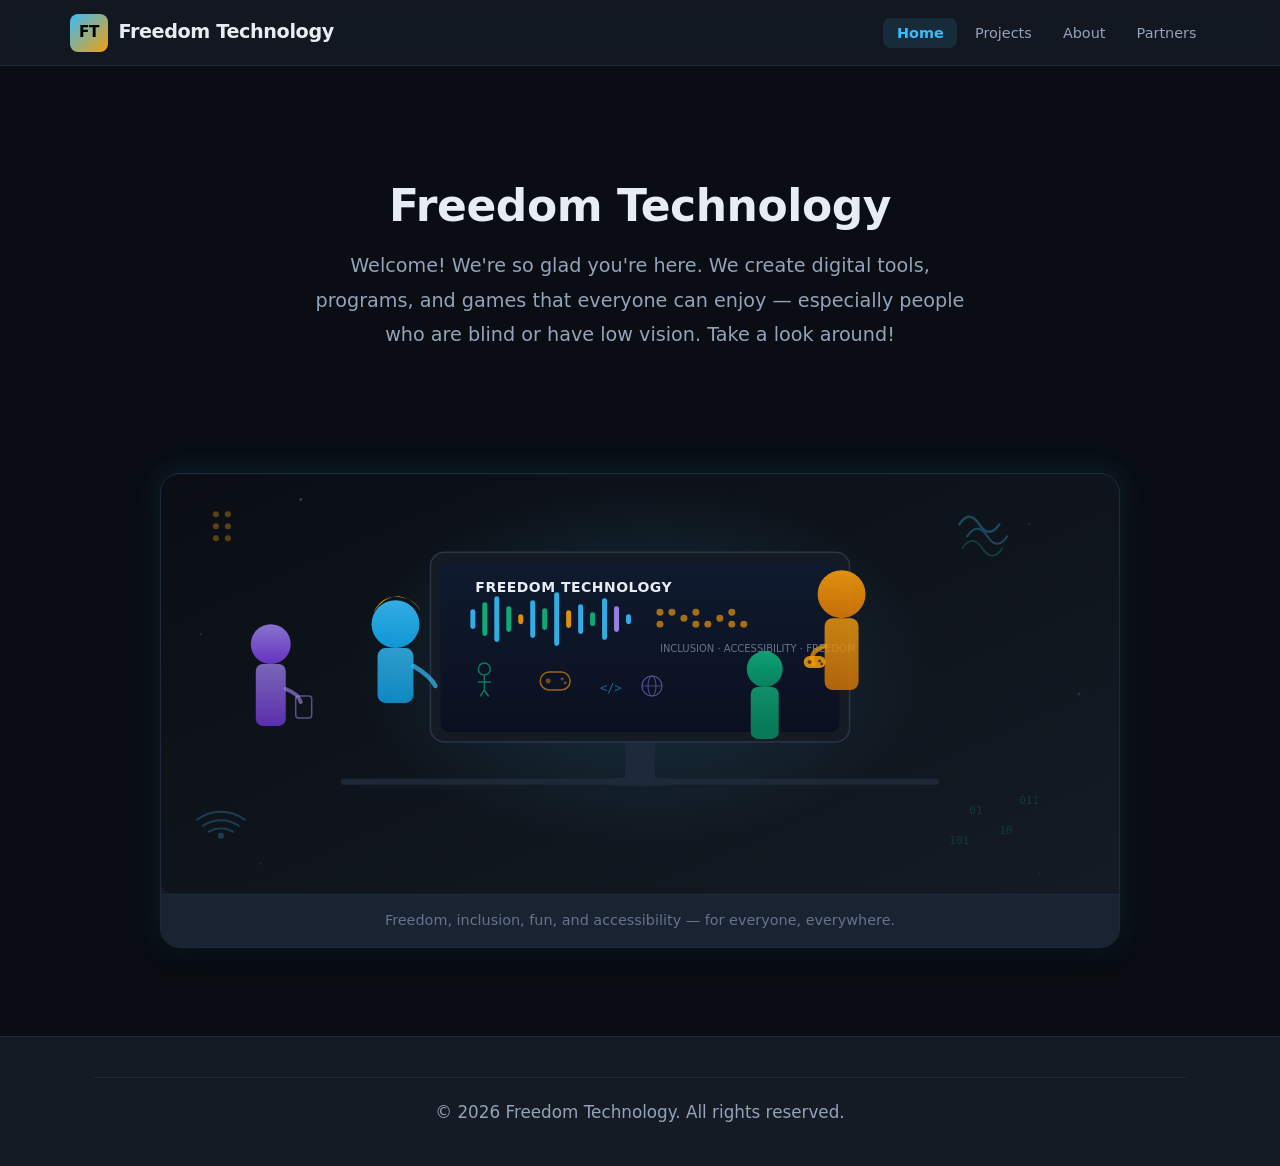
<file: index.html>
<!DOCTYPE html>
<html lang="en">
<head>
  <meta charset="UTF-8">
  <meta name="viewport" content="width=device-width, initial-scale=1.0">
  <meta name="description" content="Freedom Technology — Technological freedom and accessibility for people who are blind or have low vision.">
  <meta name="author" content="Stefan (Freedom Technology)">
  <title>Freedom Technology</title>
  <link rel="icon" type="image/svg+xml" href="assets/favicon.svg">
  <meta property="og:title" content="Freedom Technology">
  <meta property="og:description" content="Technological freedom and accessibility for people who are blind or have low vision. Games, tools, and community.">
  <meta property="og:type" content="website">
  <meta property="og:image" content="assets/images/hero-illustration.svg">
  <meta name="twitter:card" content="summary_large_image">
  <meta name="twitter:title" content="Freedom Technology">
  <meta name="twitter:description" content="Technological freedom and accessibility for people who are blind or have low vision.">
  <link rel="stylesheet" href="css/style.css">
  <link rel="stylesheet" href="css/accessibility.css">
</head>
<body>

  <a href="#main-content" class="skip-link">Skip to main content</a>
  <div id="live-announcer" aria-live="polite" aria-atomic="true"></div>

  <div id="partials-anchor">

    <section class="hero" aria-labelledby="hero-heading">
      <h1 id="hero-heading" class="hero-title">Freedom Technology</h1>
      <p class="hero-lead">
        Welcome! We're so glad you're here. We create digital tools, programs, and games
        that everyone can enjoy — especially people who are blind or have low vision.
        Take a look around!
      </p>
    </section>

    <figure class="hero-illustration" aria-labelledby="illust-heading">
      <h2 id="illust-heading" class="sr-only">Inclusive digital workspace illustration</h2>
      <img src="assets/images/hero-illustration.svg"
           alt="Diverse people gathered around a large monitor with audio waves, braille dots, and accessibility symbols."
           width="960" height="420" loading="eager">
      <figcaption class="hero-caption">
        Freedom, inclusion, fun, and accessibility — for everyone, everywhere.
      </figcaption>
    </figure>

  </div>

  <script src="js/partials.js"></script>
  <script src="js/main.js"></script>
</body>
</html>
</file>
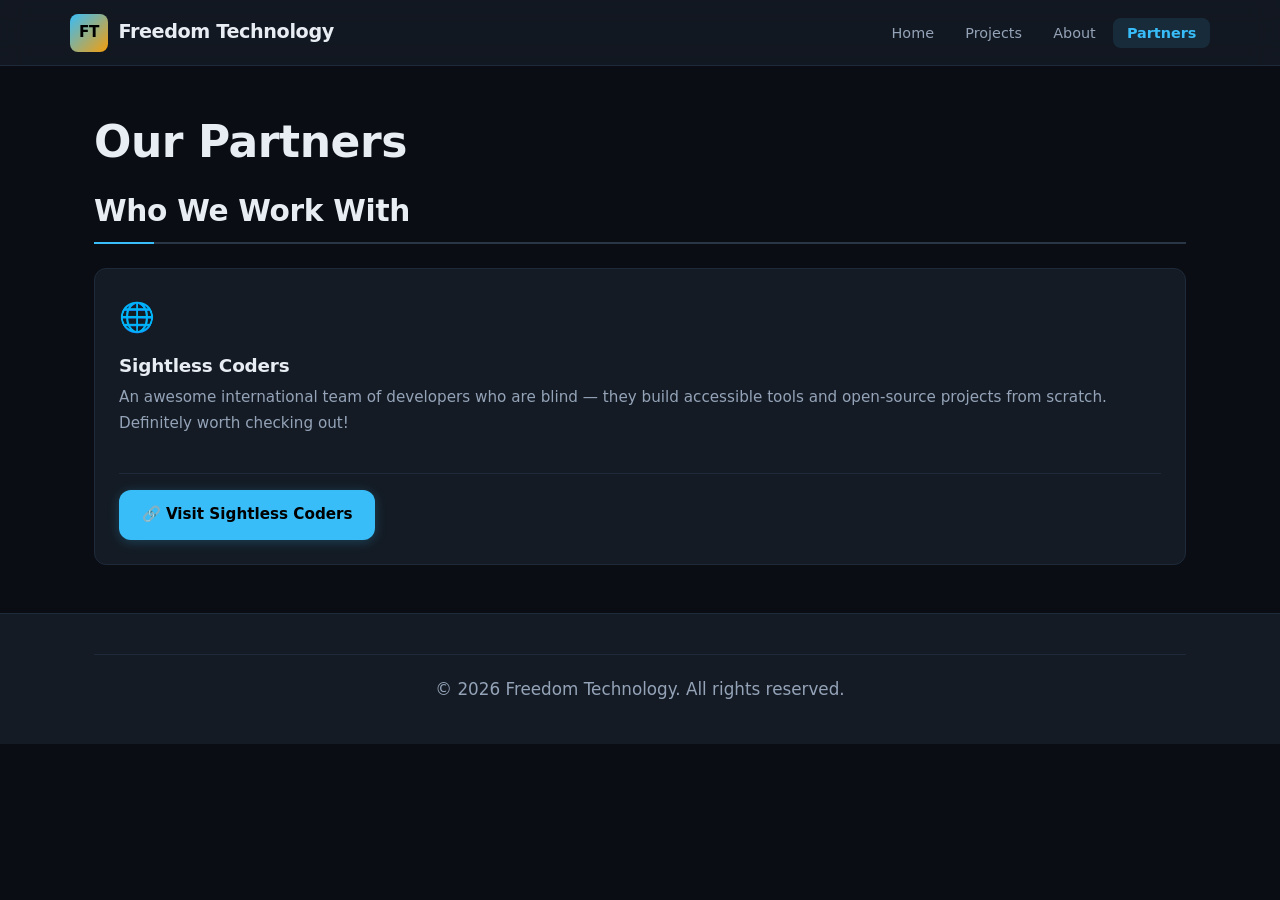
<file: parceiros.html>
<!DOCTYPE html>
<html lang="en">
<head>
  <meta charset="UTF-8">
  <meta name="viewport" content="width=device-width, initial-scale=1.0">
  <meta name="description" content="Our Partners — Freedom Technology. Teams and communities working together for accessibility.">
  <meta name="author" content="Stefan (Freedom Technology)">
  <title>Our Partners — Freedom Technology</title>
  <link rel="icon" type="image/svg+xml" href="assets/favicon.svg">
  <meta property="og:title" content="Our Partners — Freedom Technology">
  <meta property="og:description" content="Teams and communities working together for accessibility.">
  <meta property="og:type" content="website">
  <meta property="og:image" content="assets/images/hero-illustration.svg">
  <meta name="twitter:card" content="summary_large_image">
  <link rel="stylesheet" href="css/style.css">
  <link rel="stylesheet" href="css/accessibility.css">
</head>
<body>

  <a href="#main-content" class="skip-link">Skip to main content</a>
  <div id="live-announcer" aria-live="polite" aria-atomic="true"></div>

  <div id="partials-anchor">

    <header>
      <h1>Our Partners</h1>
    </header>

    <section aria-labelledby="partners-heading">
      <h2 id="partners-heading" class="section-heading">Who We Work With</h2>
      <div class="card">

        <div class="card-icon" aria-hidden="true">🌐</div>
        <h3>Sightless Coders</h3>
        <p>
          An awesome international team of developers who are blind — they build accessible
          tools and open-source projects from scratch. Definitely worth checking out!
        </p>
        <div class="card-footer">
          <a href="http://sightless-coders.duckdns.org:1030"
             class="btn btn-primary"
             target="_blank" rel="noopener"
             aria-label="Visit Sightless Coders website">
            🔗 Visit Sightless Coders
          </a>
        </div>

      </div>
    </section>

  </div>

  <script src="js/partials.js"></script>
  <script src="js/main.js"></script>
</body>
</html>
</file>
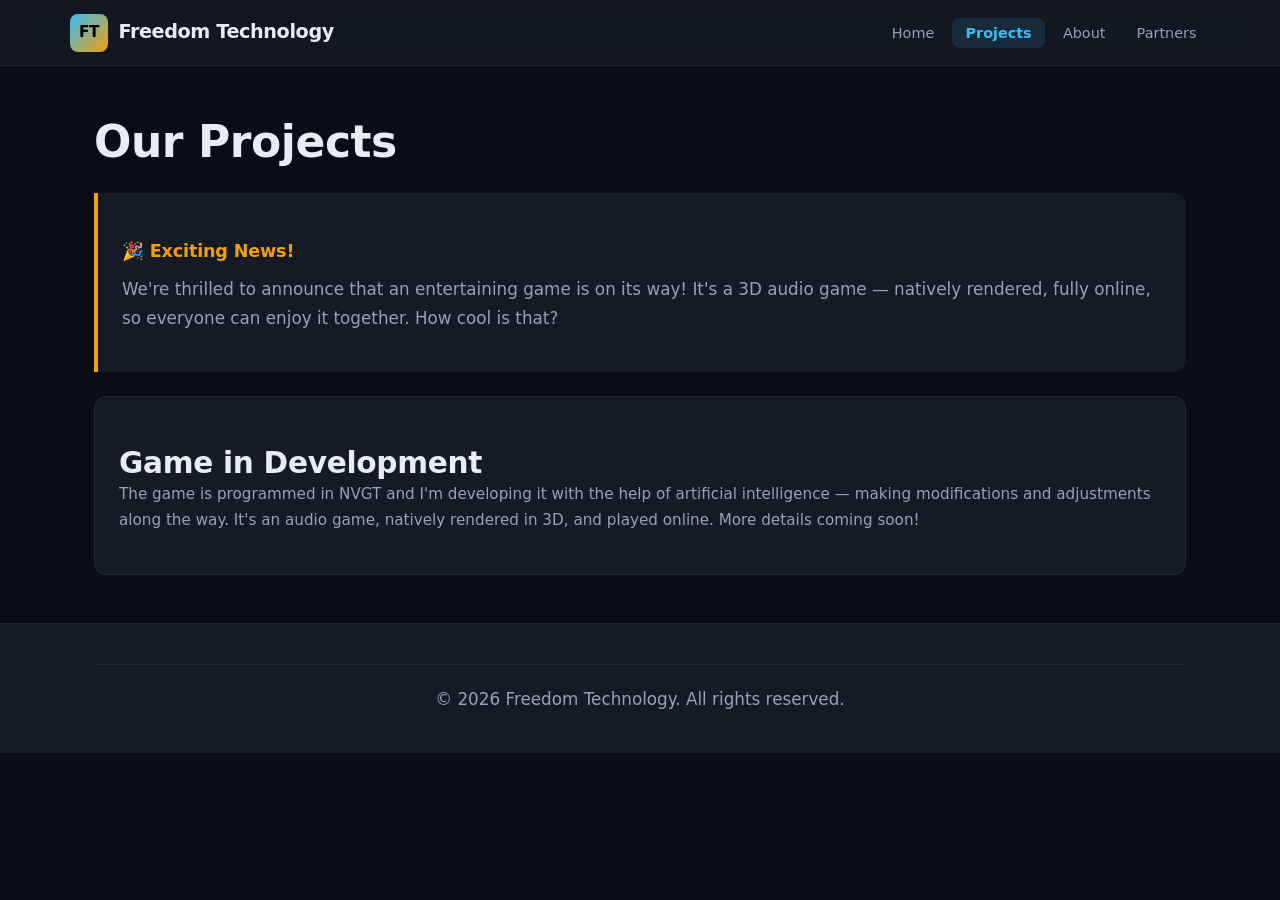
<file: projetos.html>
<!DOCTYPE html>
<html lang="en">
<head>
  <meta charset="UTF-8">
  <meta name="viewport" content="width=device-width, initial-scale=1.0">
  <meta name="description" content="Our Projects — Freedom Technology. 3D audio game built with NVGT.">
  <meta name="author" content="Stefan (Freedom Technology)">
  <title>Our Projects — Freedom Technology</title>
  <link rel="icon" type="image/svg+xml" href="assets/favicon.svg">
  <meta property="og:title" content="Our Projects — Freedom Technology">
  <meta property="og:description" content="An exciting 3D audio game, online and accessible — built with NVGT.">
  <meta property="og:type" content="website">
  <meta property="og:image" content="assets/images/hero-illustration.svg">
  <meta name="twitter:card" content="summary_large_image">
  <link rel="stylesheet" href="css/style.css">
  <link rel="stylesheet" href="css/accessibility.css">
</head>
<body>

  <a href="#main-content" class="skip-link">Skip to main content</a>
  <div id="live-announcer" aria-live="polite" aria-atomic="true"></div>

  <div id="partials-anchor">

    <header>
      <h1>Our Projects</h1>
    </header>

    <section class="callout" aria-labelledby="notice-heading">
      <h2 id="notice-heading" class="callout-title">🎉 Exciting News!</h2>
      <p>
        We're thrilled to announce that an entertaining game is on its way! It's a 3D audio
        game — natively rendered, fully online, so everyone can enjoy it together. How cool is that?
      </p>
    </section>

    <section aria-labelledby="game-heading">
      <div class="card">
        <h2 id="game-heading">Game in Development</h2>
        <p>
          The game is programmed in NVGT and I'm developing it with the help of artificial
          intelligence — making modifications and adjustments along the way. It's an audio
          game, natively rendered in 3D, and played online. More details coming soon!
        </p>
      </div>
    </section>

  </div>

  <script src="js/partials.js"></script>
  <script src="js/main.js"></script>
</body>
</html>
</file>
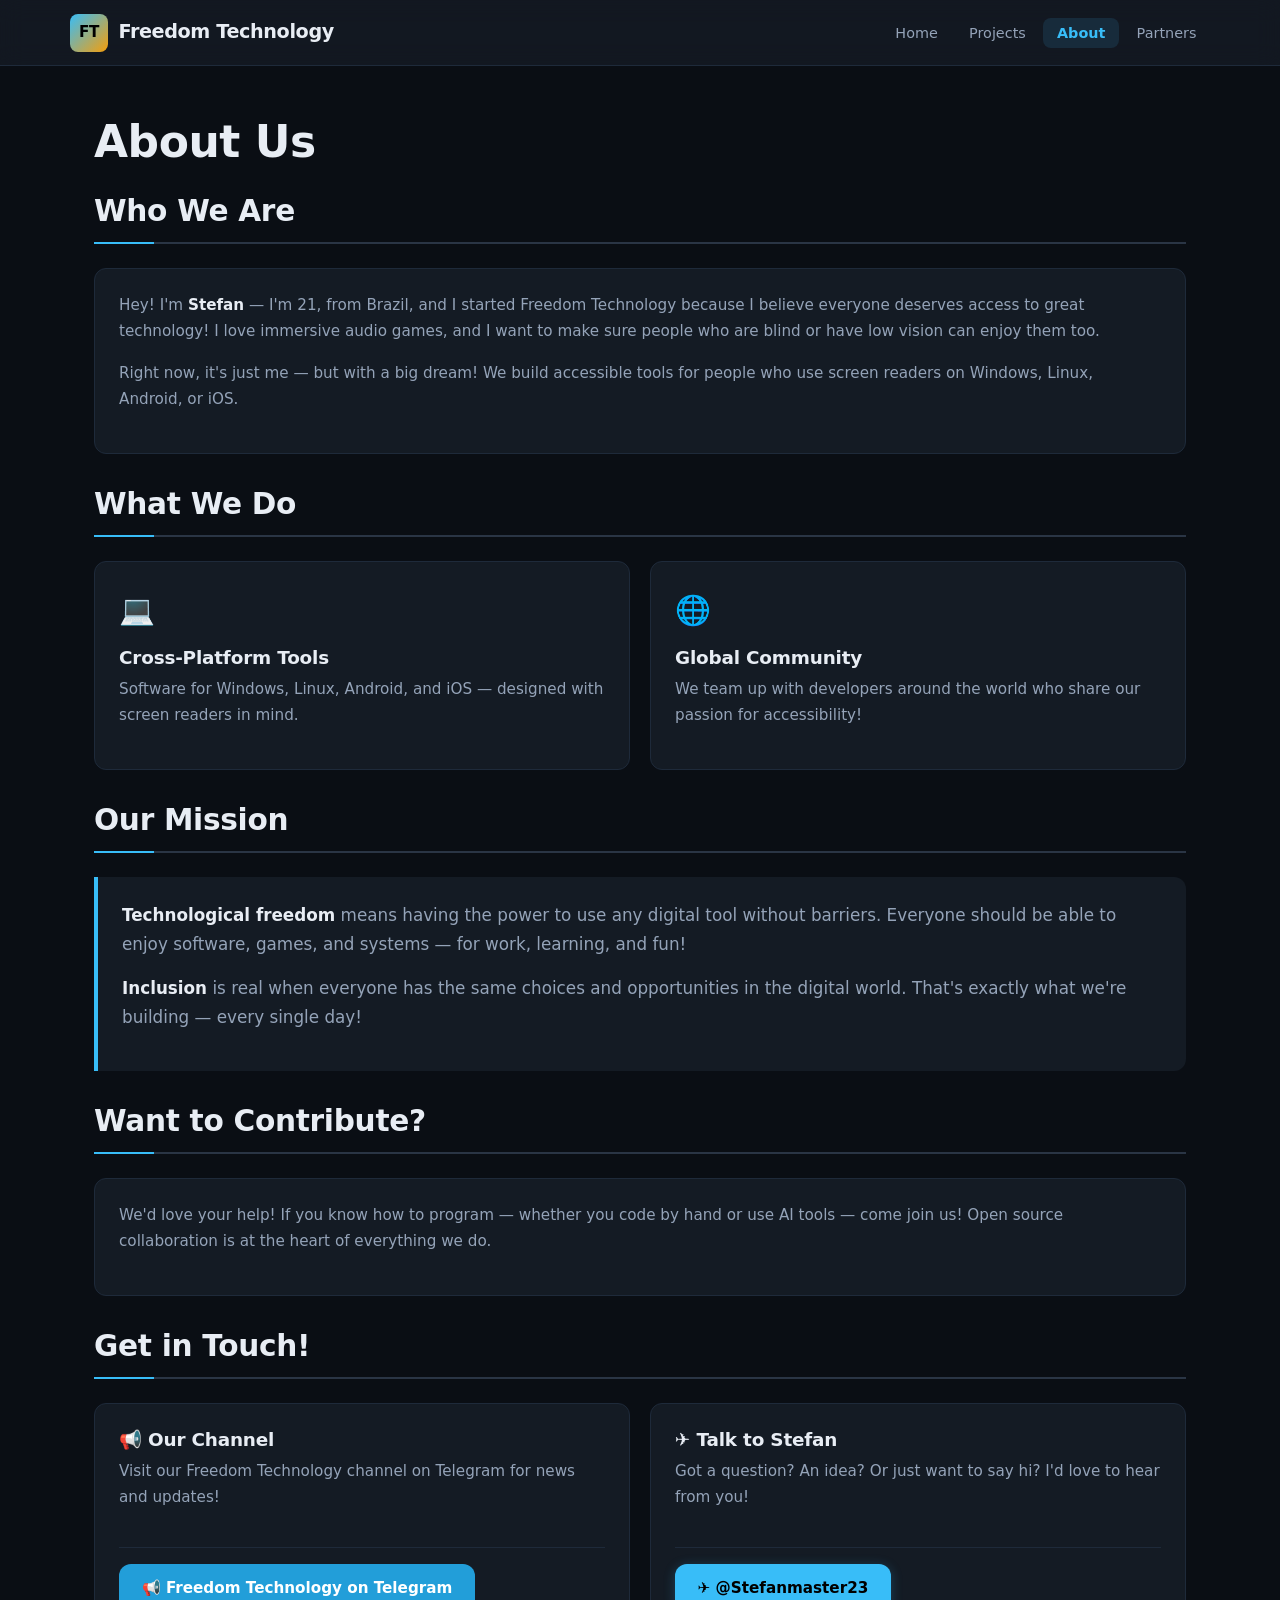
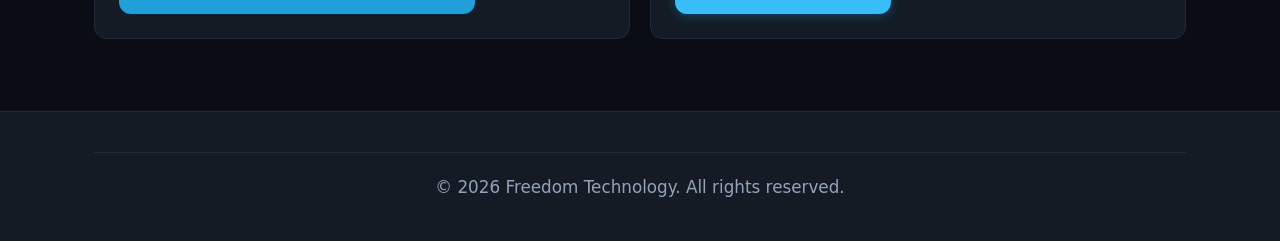
<file: sobre.html>
<!DOCTYPE html>
<html lang="en">
<head>
  <meta charset="UTF-8">
  <meta name="viewport" content="width=device-width, initial-scale=1.0">
  <meta name="description" content="About Freedom Technology. Our story, mission, and how to get in touch.">
  <meta name="author" content="Stefan (Freedom Technology)">
  <title>About Us — Freedom Technology</title>
  <link rel="icon" type="image/svg+xml" href="assets/favicon.svg">
  <meta property="og:title" content="About Us — Freedom Technology">
  <meta property="og:description" content="Our story, mission of technological freedom, and how to get in touch.">
  <meta property="og:type" content="website">
  <meta property="og:image" content="assets/images/hero-illustration.svg">
  <meta name="twitter:card" content="summary_large_image">
  <link rel="stylesheet" href="css/style.css">
  <link rel="stylesheet" href="css/accessibility.css">
</head>
<body>

  <a href="#main-content" class="skip-link">Skip to main content</a>
  <div id="live-announcer" aria-live="polite" aria-atomic="true"></div>

  <div id="partials-anchor">

    <header>
      <h1>About Us</h1>
    </header>

    <section aria-labelledby="team-heading">
      <h2 id="team-heading" class="section-heading">Who We Are</h2>
      <div class="card">
        <p>
          Hey! I'm <strong>Stefan</strong> — I'm 21, from Brazil, and I started Freedom Technology
          because I believe everyone deserves access to great technology! I love immersive audio
          games, and I want to make sure people who are blind or have low vision can enjoy them too.
        </p>
        <p>
          Right now, it's just me — but with a big dream! We build accessible tools for people
          who use screen readers on Windows, Linux, Android, or iOS.
        </p>
      </div>
    </section>

    <section aria-labelledby="whatwedo-heading" style="margin-top: 2rem;">
      <h2 id="whatwedo-heading" class="section-heading">What We Do</h2>
      <div class="card-grid">
        <article class="card">
          <div class="card-icon" aria-hidden="true">💻</div>
          <h3>Cross-Platform Tools</h3>
          <p>Software for Windows, Linux, Android, and iOS — designed with screen readers in mind.</p>
        </article>
        <article class="card">
          <div class="card-icon" aria-hidden="true">🌐</div>
          <h3>Global Community</h3>
          <p>We team up with developers around the world who share our passion for accessibility!</p>
        </article>
      </div>
    </section>

    <section aria-labelledby="manifesto-heading" style="margin-top: 2rem;">
      <h2 id="manifesto-heading" class="section-heading">Our Mission</h2>
      <div class="callout callout-primary">
        <p>
          <strong>Technological freedom</strong> means having the power to use any digital tool
          without barriers. Everyone should be able to enjoy software, games, and systems —
          for work, learning, and fun!
        </p>
        <p>
          <strong>Inclusion</strong> is real when everyone has the same choices and opportunities
          in the digital world. That's exactly what we're building — every single day!
        </p>
      </div>
    </section>

    <section aria-labelledby="collab-heading" style="margin-top: 2rem;">
      <h2 id="collab-heading" class="section-heading">Want to Contribute?</h2>
      <div class="card">
        <p>
          We'd love your help! If you know how to program — whether you code by hand or use
          AI tools — come join us! Open source collaboration is at the heart of everything we do.
        </p>
      </div>
    </section>

    <section id="contact" aria-labelledby="contact-heading" style="margin-top: 2rem;">
      <h2 id="contact-heading" class="section-heading">Get in Touch!</h2>
      <div class="card-grid">

        <article class="card">
          <h3>📢 Our Channel</h3>
          <p>Visit our Freedom Technology channel on Telegram for news and updates!</p>
          <div class="card-footer">
            <a href="https://t.me/stfgames" class="btn btn-telegram"
               target="_blank" rel="noopener"
               aria-label="Open Freedom Technology channel on Telegram">
              📢 Freedom Technology on Telegram
            </a>
          </div>
        </article>

        <article class="card">
          <h3>✈️ Talk to Stefan</h3>
          <p>Got a question? An idea? Or just want to say hi? I'd love to hear from you!</p>
          <div class="card-footer">
            <a href="https://t.me/Stefanmaster23" class="btn btn-primary"
               target="_blank" rel="noopener"
               aria-label="Chat with Stefan on Telegram">
              ✈️ @Stefanmaster23
            </a>
          </div>
        </article>

      </div>
    </section>

  </div>

  <script src="js/partials.js"></script>
  <script src="js/main.js"></script>
</body>
</html>
</file>
<file: css/style.css>
/* ==========================================================================
   Freedom Technology — Design System
   Dark (default) / Light / High Contrast
   ========================================================================== */

/* 1. Design Tokens ─────────────────────────────────────────────────────────── */

:root {
  /* Surfaces */
  --color-bg:            #0a0e14;
  --color-surface:       #141b24;
  --color-surface-alt:   #1a2332;
  --color-surface-hover: #1e2a3a;
  --color-border:        #2a3545;
  --color-border-subtle: #1e2a3a;

  /* Text */
  --color-text:          #e8edf4;
  --color-text-secondary:#94a3b8;
  --color-text-muted:    #64748b;

  /* Primary: electric blue */
  --color-primary:       #38bdf8;
  --color-primary-hover: #7dd3fc;
  --color-primary-dim:   rgba(56, 189, 248, 0.12);

  /* Accent: warm amber */
  --color-accent:        #f59e0b;
  --color-accent-dim:    rgba(245, 158, 11, 0.12);

  /* Semantic */
  --color-success:       #10b981;
  --color-success-dim:   rgba(16, 185, 129, 0.12);
  --color-danger:        #ef4444;

  /* Focus & shadows */
  --focus-ring:          #38bdf8;
  --shadow-sm:           0 1px 3px rgba(0, 0, 0, 0.4);
  --shadow-md:           0 4px 16px rgba(0, 0, 0, 0.4);
  --shadow-lg:           0 12px 40px rgba(0, 0, 0, 0.5);
  --shadow-glow:         0 0 30px rgba(56, 189, 248, 0.15);

  /* Typography */
  --font:                'Inter', system-ui, -apple-system, BlinkMacSystemFont, 'Segoe UI', Roboto, sans-serif;
  --font-mono:           'JetBrains Mono', 'Fira Code', 'Cascadia Code', monospace;

  /* Layout */
  --max-width:           1140px;
  --radius-sm:           8px;
  --radius-md:           12px;
  --radius-lg:           20px;
  --radius-full:         9999px;

  /* Motion */
  --ease:                cubic-bezier(0.4, 0, 0.2, 1);
  --duration:            0.2s;
}

/* Light theme */
body.light {
  --color-bg:            #f8fafc;
  --color-surface:       #ffffff;
  --color-surface-alt:   #f1f5f9;
  --color-surface-hover: #e2e8f0;
  --color-border:        #cbd5e1;
  --color-border-subtle: #e2e8f0;
  --color-text:          #0f172a;
  --color-text-secondary:#334155;
  --color-text-muted:    #64748b;
  --color-primary:       #0284c7;
  --color-primary-hover: #0369a1;
  --color-primary-dim:   rgba(2, 132, 199, 0.08);
  --color-accent:        #d97706;
  --color-accent-dim:    rgba(217, 119, 6, 0.08);
  --color-success:       #059669;
  --color-success-dim:   rgba(5, 150, 105, 0.08);
  --focus-ring:          #0284c7;
  --shadow-sm:           0 1px 3px rgba(0, 0, 0, 0.06);
  --shadow-md:           0 4px 16px rgba(0, 0, 0, 0.08);
  --shadow-lg:           0 12px 40px rgba(0, 0, 0, 0.1);
  --shadow-glow:         0 0 30px rgba(2, 132, 199, 0.08);
}

/* 2. Reset ─────────────────────────────────────────────────────────────────── */

*, *::before, *::after { box-sizing: border-box; margin: 0; padding: 0; }

html {
  font-size: 100%;
  scroll-behavior: smooth;
  -webkit-text-size-adjust: 100%;
}

body {
  font-family: var(--font);
  background-color: var(--color-bg);
  color: var(--color-text);
  line-height: 1.7;
  min-height: 100vh;
  display: flex;
  flex-direction: column;
  transition: background-color 0.3s var(--ease), color 0.3s var(--ease);
  -webkit-font-smoothing: antialiased;
  -moz-osx-font-smoothing: grayscale;
}

img, svg { display: block; max-width: 100%; }
ul { list-style: none; }

/* 3. Typography ────────────────────────────────────────────────────────────── */

h1, h2, h3, h4 {
  color: var(--color-text);
  line-height: 1.25;
  font-weight: 700;
  letter-spacing: -0.01em;
}

h1 { font-size: clamp(2rem, 5vw, 2.75rem); }
h2 { font-size: clamp(1.5rem, 3.5vw, 1.85rem); margin-top: 1.5rem; }
h3 { font-size: 1.25rem; }

p {
  color: var(--color-text-secondary);
  font-size: 1.05rem;
  margin-bottom: 1rem;
}

strong { color: var(--color-text); font-weight: 600; }

a {
  color: var(--color-primary);
  text-decoration: none;
  transition: color var(--duration) var(--ease);
}
a:hover { color: var(--color-primary-hover); }

/* 4. Layout ────────────────────────────────────────────────────────────────── */

.container {
  width: 100%;
  max-width: var(--max-width);
  margin-inline: auto;
  padding-inline: 1.5rem;
}

.page-content {
  flex: 1;
  padding-block: 3rem;
}

/* Section headings with accent underline */
.section-heading {
  padding-bottom: 0.75rem;
  margin-bottom: 1.5rem;
  border-bottom: 2px solid var(--color-border);
  position: relative;
}
.section-heading::after {
  content: '';
  position: absolute;
  bottom: -2px;
  left: 0;
  width: 60px;
  height: 2px;
  background: var(--color-primary);
}

/* 5. Header ────────────────────────────────────────────────────────────────── */


.site-header {
  background: var(--color-surface);
  border-bottom: 1px solid var(--color-border-subtle);
  position: sticky;
  top: 0;
  z-index: 100;
  backdrop-filter: blur(12px);
  -webkit-backdrop-filter: blur(12px);
  background: color-mix(in srgb, var(--color-surface) 85%, transparent);
}

.header-inner {
  display: flex;
  justify-content: space-between;
  align-items: center;
  padding: 0.85rem 0;
  gap: 1rem;
}

.brand {
  display: flex;
  align-items: center;
  gap: 0.65rem;
  text-decoration: none;
  color: var(--color-text);
}

.brand-mark {
  width: 38px;
  height: 38px;
  background: linear-gradient(135deg, var(--color-primary), var(--color-accent));
  border-radius: var(--radius-sm);
  display: grid;
  place-items: center;
  color: #000;
  font-weight: 900;
  font-size: 0.95rem;
  letter-spacing: -0.03em;
  flex-shrink: 0;
}

.brand-name {
  font-size: 1.2rem;
  font-weight: 700;
  letter-spacing: -0.02em;
}

/* Navigation */
.main-nav ul {
  display: flex;
  gap: 0.25rem;
  flex-wrap: wrap;
}

.nav-link {
  color: var(--color-text-secondary);
  text-decoration: none;
  font-weight: 500;
  font-size: 0.9rem;
  padding: 0.45rem 0.85rem;
  border-radius: var(--radius-sm);
  transition: all var(--duration) var(--ease);
}
.nav-link:hover {
  color: var(--color-primary);
  background: var(--color-primary-dim);
}
.nav-link.active {
  color: var(--color-primary);
  background: var(--color-primary-dim);
  font-weight: 600;
}

/* 7. Hero Section ──────────────────────────────────────────────────────────── */

.hero {
  padding-block: 4rem 3rem;
  text-align: center;
}

.hero-badge {
  display: inline-flex;
  align-items: center;
  gap: 0.4rem;
  background: var(--color-success-dim);
  color: var(--color-success);
  border: 1px solid color-mix(in srgb, var(--color-success) 30%, transparent);
  padding: 0.3rem 0.9rem;
  border-radius: var(--radius-full);
  font-size: 0.8rem;
  font-weight: 600;
  margin-bottom: 1.25rem;
  letter-spacing: 0.02em;
}

.hero-title {
  margin-bottom: 1rem;
}

.hero-lead {
  font-size: clamp(1.05rem, 2vw, 1.2rem);
  max-width: 680px;
  margin-inline: auto;
  margin-bottom: 2rem;
  line-height: 1.8;
}

.hero-actions {
  display: flex;
  gap: 0.75rem;
  justify-content: center;
  flex-wrap: wrap;
}

/* Hero illustration wrapper */
.hero-illustration {
  margin-block: 2.5rem;
  border-radius: var(--radius-lg);
  overflow: hidden;
  border: 1px solid var(--color-border-subtle);
  box-shadow: var(--shadow-lg), var(--shadow-glow);
  max-width: 960px;
  margin-inline: auto;
  background: var(--color-surface);
}

.hero-illustration svg {
  width: 100%;
  height: auto;
}

.hero-caption {
  padding: 0.85rem 1.25rem;
  background: var(--color-surface-alt);
  border-top: 1px solid var(--color-border-subtle);
  font-size: 0.9rem;
  color: var(--color-text-muted);
  text-align: center;
}

/* 8. Buttons ───────────────────────────────────────────────────────────────── */

.btn {
  display: inline-flex;
  align-items: center;
  justify-content: center;
  gap: 0.45rem;
  padding: 0.7rem 1.35rem;
  border-radius: var(--radius-md);
  font-size: 0.95rem;
  font-weight: 600;
  text-decoration: none;
  cursor: pointer;
  border: 1px solid transparent;
  transition: all var(--duration) var(--ease);
  font-family: var(--font);
}

.btn-primary {
  background: var(--color-primary);
  color: #000;
  box-shadow: 0 2px 12px rgba(56, 189, 248, 0.25);
}
.btn-primary:hover {
  background: var(--color-primary-hover);
  color: #000;
  transform: translateY(-1px);
  box-shadow: 0 4px 20px rgba(56, 189, 248, 0.35);
}

.btn-outline {
  background: transparent;
  color: var(--color-text);
  border-color: var(--color-border);
}
.btn-outline:hover {
  border-color: var(--color-primary);
  color: var(--color-primary);
  background: var(--color-primary-dim);
}

.btn-telegram {
  background: #229ed9;
  color: #fff;
}
.btn-telegram:hover {
  background: #1a7fb5;
  color: #fff;
}

/* 9. Cards ─────────────────────────────────────────────────────────────────── */

.card-grid {
  display: grid;
  grid-template-columns: repeat(auto-fit, minmax(300px, 1fr));
  gap: 1.25rem;
  margin-block: 1.5rem;
}

.card {
  background: var(--color-surface);
  border: 1px solid var(--color-border-subtle);
  border-radius: var(--radius-md);
  padding: 1.5rem;
  display: flex;
  flex-direction: column;
  transition: border-color var(--duration) var(--ease), box-shadow var(--duration) var(--ease);
}

.card:hover {
  border-color: var(--color-primary);
  box-shadow: var(--shadow-md), 0 0 20px rgba(56, 189, 248, 0.08);
}

.card-icon {
  font-size: 1.8rem;
  margin-bottom: 0.75rem;
}

.card h3 {
  font-size: 1.15rem;
  margin-bottom: 0.5rem;
}

.card p {
  flex: 1;
  font-size: 0.95rem;
}

.card-footer {
  margin-top: 1.25rem;
  padding-top: 1rem;
  border-top: 1px solid var(--color-border-subtle);
}

/* 10. Notice / Callout ─────────────────────────────────────────────────────── */

.callout {
  background: var(--color-surface);
  border-left: 4px solid var(--color-accent);
  border-radius: 0 var(--radius-md) var(--radius-md) 0;
  padding: 1.5rem;
  margin-block: 1.5rem;
}

.callout-primary {
  border-left-color: var(--color-primary);
}

.callout-title {
  color: var(--color-accent);
  font-size: 1.1rem;
  font-weight: 700;
  margin-bottom: 0.75rem;
  display: flex;
  align-items: center;
  gap: 0.5rem;
}

.callout-primary .callout-title {
  color: var(--color-primary);
}

/* 11. Footer ───────────────────────────────────────────────────────────────── */

.site-footer {
  background: var(--color-surface);
  border-top: 1px solid var(--color-border-subtle);
  padding-block: 2.5rem 1.5rem;
  margin-top: auto;
}

.footer-grid {
  display: grid;
  grid-template-columns: repeat(auto-fit, minmax(200px, 1fr));
  gap: 2rem;
  margin-bottom: 2rem;
}

.footer-col h4 {
  font-size: 0.95rem;
  font-weight: 600;
  margin-bottom: 0.75rem;
  color: var(--color-text);
}

.footer-links li {
  margin-bottom: 0.4rem;
}

.footer-links a {
  color: var(--color-text-secondary);
  font-size: 0.9rem;
  transition: color var(--duration) var(--ease);
}
.footer-links a:hover {
  color: var(--color-primary);
}

.footer-bottom {
  text-align: center;
  padding-top: 1.25rem;
  border-top: 1px solid var(--color-border-subtle);
  color: var(--color-text-muted);
  font-size: 0.85rem;
}

/* 12. Live announcer (off-screen) ─────────────────────────────────────────── */

#live-announcer {
  position: absolute;
  left: -9999px;
  width: 1px;
  height: 1px;
  overflow: hidden;
}

/* 13. Responsive ───────────────────────────────────────────────────────────── */

@media (max-width: 768px) {
  .header-inner {
    flex-direction: column;
    align-items: flex-start;
  }
  .main-nav ul {
    width: 100%;
  }
  .hero { padding-block: 2.5rem 2rem; }
  .card-grid { grid-template-columns: 1fr; }
}

@media (max-width: 480px) {
  .a11y-bar-inner { flex-direction: column; align-items: flex-start; }
  .hero-actions { flex-direction: column; align-items: stretch; }
}
</file>
<file: css/accessibility.css>
/* ==========================================================================
   Freedom Technology — Accessibility
   WCAG 2.2 AA / AAA compliance
   ========================================================================== */

/* 1. Screen-reader only */
.sr-only {
  position: absolute !important;
  width: 1px !important;
  height: 1px !important;
  padding: 0 !important;
  margin: -1px !important;
  overflow: hidden !important;
  clip: rect(0, 0, 0, 0) !important;
  white-space: nowrap !important;
  border: 0 !important;
}

/* 2. Skip link */
.skip-link {
  position: absolute;
  top: -100%;
  left: 1rem;
  z-index: 10000;
  background: var(--color-primary);
  color: #000;
  padding: 0.75rem 1.25rem;
  border-radius: var(--radius-sm);
  font-weight: 700;
  font-size: 1rem;
  text-decoration: none;
  transition: top 0.15s var(--ease);
  box-shadow: var(--shadow-md);
}

.skip-link:focus {
  top: 0.5rem;
  outline: 3px solid var(--color-accent);
  outline-offset: 3px;
}

/* 3. Focus-visible */
:focus-visible {
  outline: 3px solid var(--focus-ring) !important;
  outline-offset: 2px !important;
}

/* 4. Reduced motion */
@media (prefers-reduced-motion: reduce) {
  *, *::before, *::after {
    animation-duration: 0.01ms !important;
    animation-iteration-count: 1 !important;
    transition-duration: 0.01ms !important;
    scroll-behavior: auto !important;
  }
}

/* 5. High contrast mode */
body.high-contrast {
  --color-bg:            #000000;
  --color-surface:       #0a0a0a;
  --color-surface-alt:   #111111;
  --color-surface-hover: #1a1a1a;
  --color-border:        #ffffff;
  --color-border-subtle: #666666;
  --color-text:          #ffffff;
  --color-text-secondary:#ffff00;
  --color-text-muted:    #ffff00;
  --color-primary:       #ffff00;
  --color-primary-hover: #ffffff;
  --color-primary-dim:   rgba(255, 255, 0, 0.1);
  --color-accent:        #00ffff;
  --color-accent-dim:    rgba(0, 255, 255, 0.1);
  --color-success:       #00ff00;
  --color-success-dim:   rgba(0, 255, 0, 0.1);
  --focus-ring:          #00ffff;
}

body.high-contrast a { color: #ffff00 !important; text-decoration: underline !important; }
body.high-contrast a:hover { background: #ffff00 !important; color: #000 !important; }

body.high-contrast .btn-primary {
  background: #ffff00 !important;
  color: #000 !important;
  border: 2px solid #ffffff !important;
}

body.high-contrast .btn-outline {
  color: #ffffff !important;
  border-color: #ffffff !important;
}

/* 6. Touch target minimum (WCAG 2.5.8) */
.btn,
.nav-link {
  min-height: 44px;
  min-width: 44px;
}
</file>
